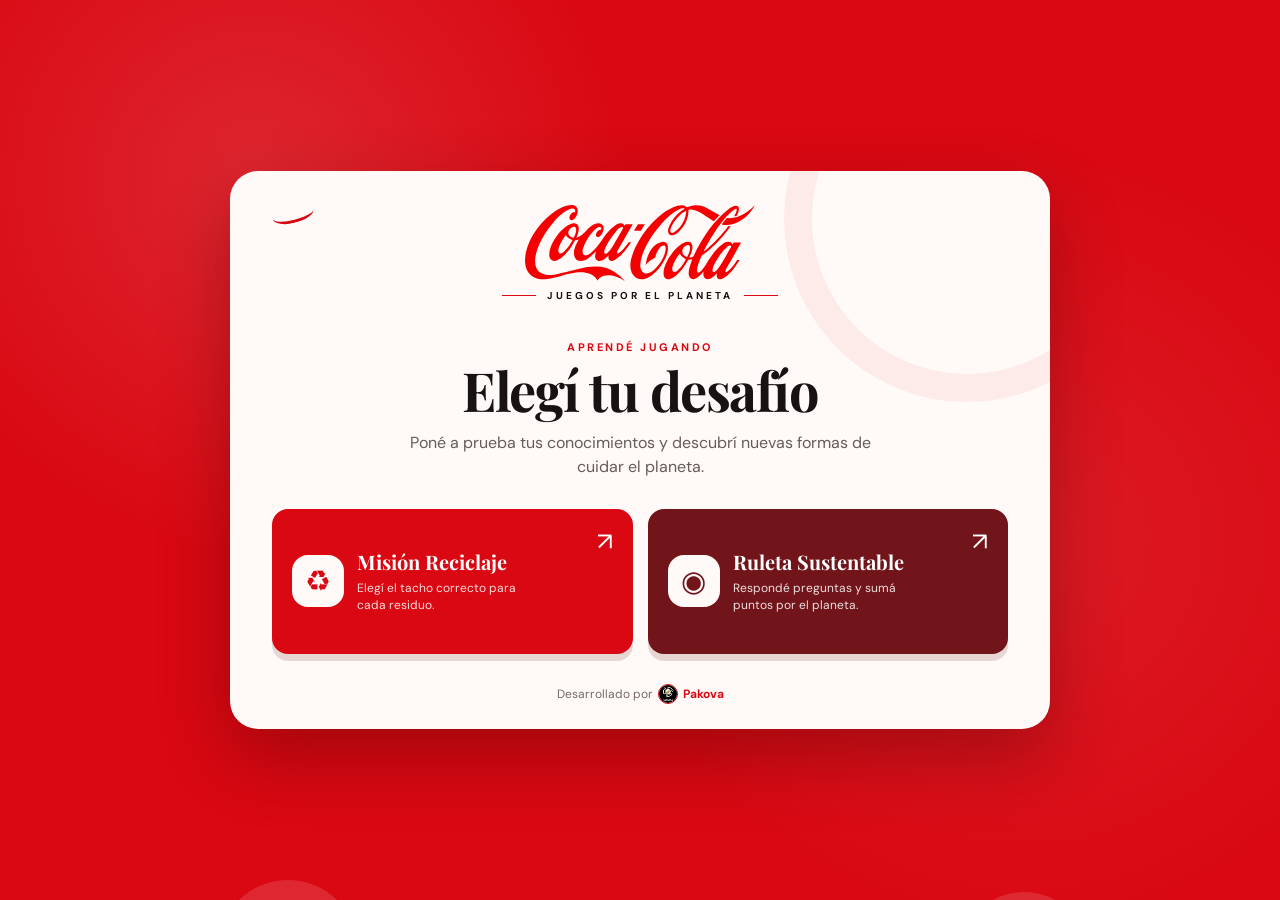
<file: index.html>
<!DOCTYPE html>
<html lang="es">
<head>
  <meta charset="UTF-8">
  <meta name="viewport" content="width=device-width, initial-scale=1.0">
  <meta name="theme-color" content="#d90812">
  <title>Juegos por el planeta | Coca-Cola</title>
  <link rel="stylesheet" href="styles/main.css">
  <link rel="stylesheet" href="styles/home.css">
</head>
<body>
  <div class="home-background" aria-hidden="true">
    <span class="bubble bubble-1"></span><span class="bubble bubble-2"></span>
    <span class="bubble bubble-3"></span><span class="bubble bubble-4"></span>
    <span class="bubble bubble-5"></span><span class="bubble bubble-6"></span>
    <span class="bubble bubble-7"></span><span class="bubble bubble-8"></span>
  </div>

  <main class="home-card" aria-labelledby="titulo-principal">
    <header class="home-brand">
      <div class="swoosh" aria-hidden="true"></div>
      <img src="assets/images/Coca-Colatitulo.svg" alt="Coca-Cola" class="brand-logo">
      <div class="brand-line"><span></span> Juegos por el planeta <span></span></div>
    </header>

    <section class="home-intro">
      <p class="eyebrow">Aprendé jugando</p>
      <h1 id="titulo-principal">Elegí tu desafío</h1>
      <p class="subtitle">Poné a prueba tus conocimientos y descubrí nuevas formas de cuidar el planeta.</p>
    </section>

    <nav class="game-links" aria-label="Elegir un juego">
      <a class="game-card recycling-card" href="games/reciclaje/">
        <span class="game-icon" aria-hidden="true">♻</span>
        <span class="game-card-content">
          <strong>Misión Reciclaje</strong>
          <small>Elegí el tacho correcto para cada residuo.</small>
        </span>
        <span class="game-arrow" aria-hidden="true">↗</span>
      </a>
      <a class="game-card roulette-card" href="games/ruleta/">
        <span class="game-icon" aria-hidden="true">◉</span>
        <span class="game-card-content">
          <strong>Ruleta Sustentable</strong>
          <small>Respondé preguntas y sumá puntos por el planeta.</small>
        </span>
        <span class="game-arrow" aria-hidden="true">↗</span>
      </a>
    </nav>

    <footer class="home-footer">
      <span>Desarrollado por</span>
      <span class="footer-brand"><img src="assets/images/logo_empresa.jpeg" alt="" aria-hidden="true"> Pakova</span>
    </footer>
  </main>
</body>
</html>
</file>
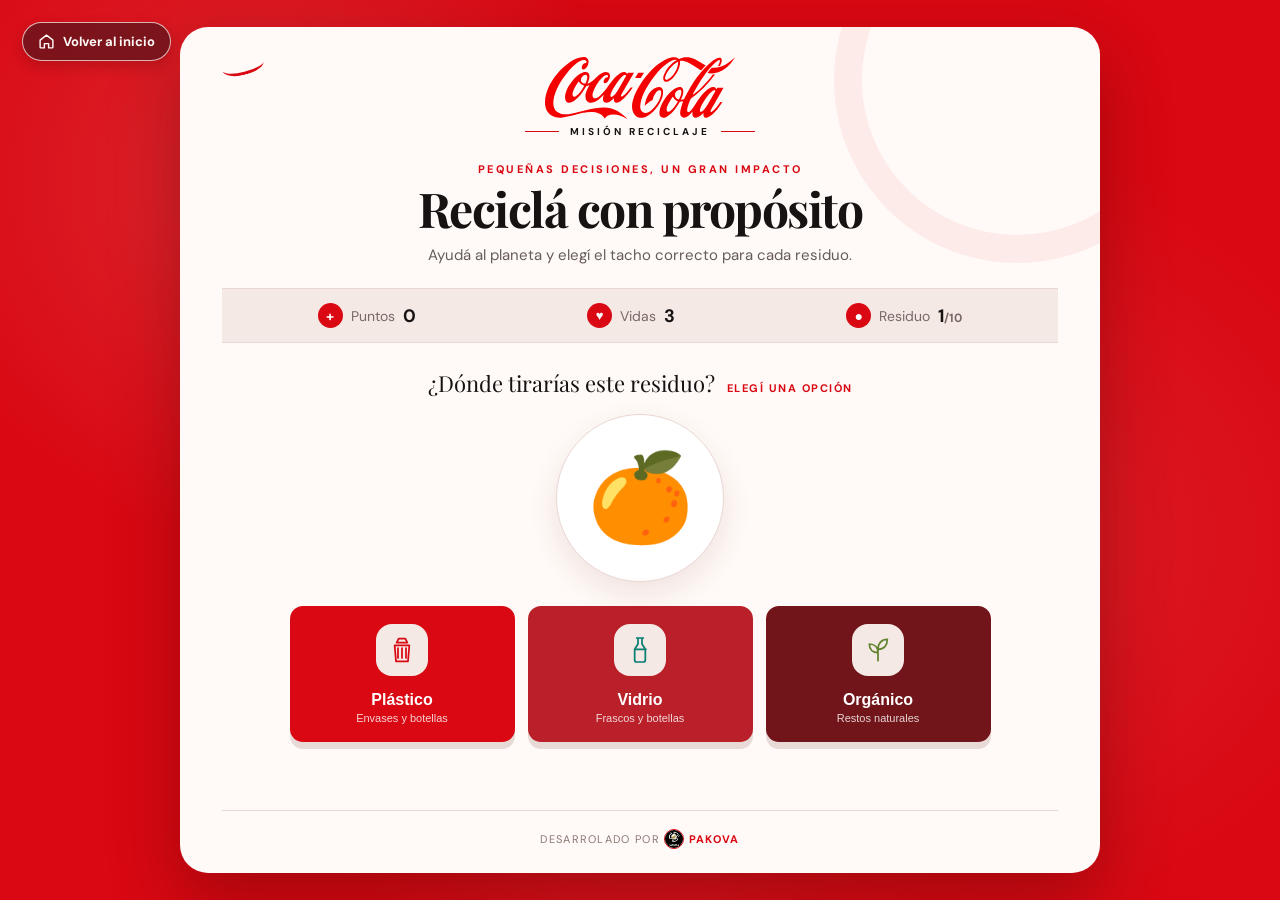
<file: games/reciclaje/index.html>
<!DOCTYPE html>
<html lang="es">
<head>
  <meta charset="UTF-8">
  <meta name="viewport" content="width=device-width, initial-scale=1.0">
  <meta name="theme-color" content="#d90812">
  <title>Misión Reciclaje | Coca-Cola</title>
  <link rel="stylesheet" href="/styles/main.css">
  <link rel="stylesheet" href="style.css">
</head>
<body>
  <div class="eco-background" aria-hidden="true">
    <span class="bubble bubble-1"></span><span class="bubble bubble-2"></span><span class="bubble bubble-3"></span><span class="bubble bubble-4"></span><span class="bubble bubble-5"></span>
    <span class="bubble bubble-6"></span><span class="bubble bubble-7"></span><span class="bubble bubble-8"></span><span class="bubble bubble-9"></span><span class="bubble bubble-10"></span>
    <span class="bubble bubble-11"></span><span class="bubble bubble-12"></span><span class="bubble bubble-13"></span><span class="bubble bubble-14"></span><span class="bubble bubble-15"></span>
    <span class="bubble bubble-16"></span><span class="bubble bubble-17"></span><span class="bubble bubble-18"></span><span class="bubble bubble-19"></span><span class="bubble bubble-20"></span>
  </div>
  <main class="juego" aria-labelledby="titulo-principal">
    <a class="enlace-inicio" href="../../index.html">
      <svg viewBox="0 0 24 24" aria-hidden="true" focusable="false">
        <path d="m3 10 9-7 9 7v10a1 1 0 0 1-1 1h-5v-6H9v6H4a1 1 0 0 1-1-1V10Z"/>
      </svg>
      <span>Volver al inicio</span>
    </a>
    <header class="marca">
      <div class="swoosh" aria-hidden="true"></div>
      <img src="/assets/images/Coca-Colatitulo.svg" alt="Coca-Cola" class="marca-coca">
      <div class="marca-linea"><span></span> Misión Reciclaje <span></span></div>
    </header>

    <section id="pantalla-juego" aria-live="polite">
      <div class="intro">
        <p class="eyebrow">Pequeñas decisiones, un gran impacto</p>
        <h1 id="titulo-principal">Reciclá con propósito</h1>
        <p class="subtitulo">Ayudá al planeta y elegí el tacho correcto para cada residuo.</p>
      </div>

      <div class="informacion" aria-label="Estado del juego">
        <div class="dato"><span class="dato-icon">+</span><span class="dato-label">Puntos</span><strong id="puntos">0</strong></div>
        <div class="dato"><span class="dato-icon corazon">♥</span><span class="dato-label">Vidas</span><strong id="vidas">3</strong></div>
        <div class="dato"><span class="dato-icon">●</span><span class="dato-label">Residuo</span><strong><span id="numero-residuo">1</span><small>/10</small></strong></div>
      </div>

      <div class="pregunta-head"><p class="residuo-titulo">¿Dónde tirarías este residuo?</p><span class="pista">Elegí una opción</span></div>
      <div class="residuo" id="residuo" aria-label="Residuo actual">🧴</div>

      <div class="tachos" role="group" aria-label="Categorías de reciclaje">
        <button class="tacho plastico" type="button" onclick="elegirTacho('plastico')"><span class="icono-reciclaje" aria-hidden="true"><svg viewBox="0 0 48 48" focusable="false"><path d="M19 7h10l3 6H16l3-6Zm-6 10h22l-2 24H15l-2-24Zm5 4v15m6-15v15m6-15v15"/></svg></span><b>Plástico</b><small>Envases y botellas</small></button>
        <button class="tacho vidrio" type="button" onclick="elegirTacho('vidrio')"><span class="icono-reciclaje" aria-hidden="true"><svg viewBox="0 0 48 48" focusable="false"><path d="M19 6h10m-8 0v9l-5 8v16a3 3 0 0 0 3 3h10a3 3 0 0 0 3-3V23l-5-8V6m-10 17h16"/></svg></span><b>Vidrio</b><small>Frascos y botellas</small></button>
        <button class="tacho organico" type="button" onclick="elegirTacho('organico')"><span class="icono-reciclaje" aria-hidden="true"><svg viewBox="0 0 48 48" focusable="false"><path d="M24 40V20m0 8c-8 0-13-5-13-13 8 0 13 5 13 13Zm0-5c0-9 5-15 14-15 0 9-5 15-14 15Z"/></svg></span><b>Orgánico</b><small>Restos naturales</small></button>
      </div>
      <div id="mensaje" role="status" aria-live="assertive"></div>
    </section>

    <section id="pantalla-final" aria-live="polite">
      <div class="final-sello" id="final-sello">♻</div>

      <p class="eyebrow" id="final-eyebrow">Misión completada</p>

      <h2 id="final-titulo">¡Gracias por cuidar el mundo!</h2>

      <p class="puntaje-final" id="final-mensaje">
     Tu puntaje final es <strong id="puntaje-final">0</strong> puntos
      </p>

    <button class="boton-reiniciar" type="button" onclick="reiniciarJuego()">
    Jugar nuevamente <span>↗</span>
    </button>
    </section>
    <footer class="creditos">Desarrolado por <span class="creditos-marca"><img src="/assets/images/logo_empresa.jpeg" alt="" aria-hidden="true"> Pakova</span></footer>
    </main>

<script src="script.js"></script>
</body>
</html>
</file>
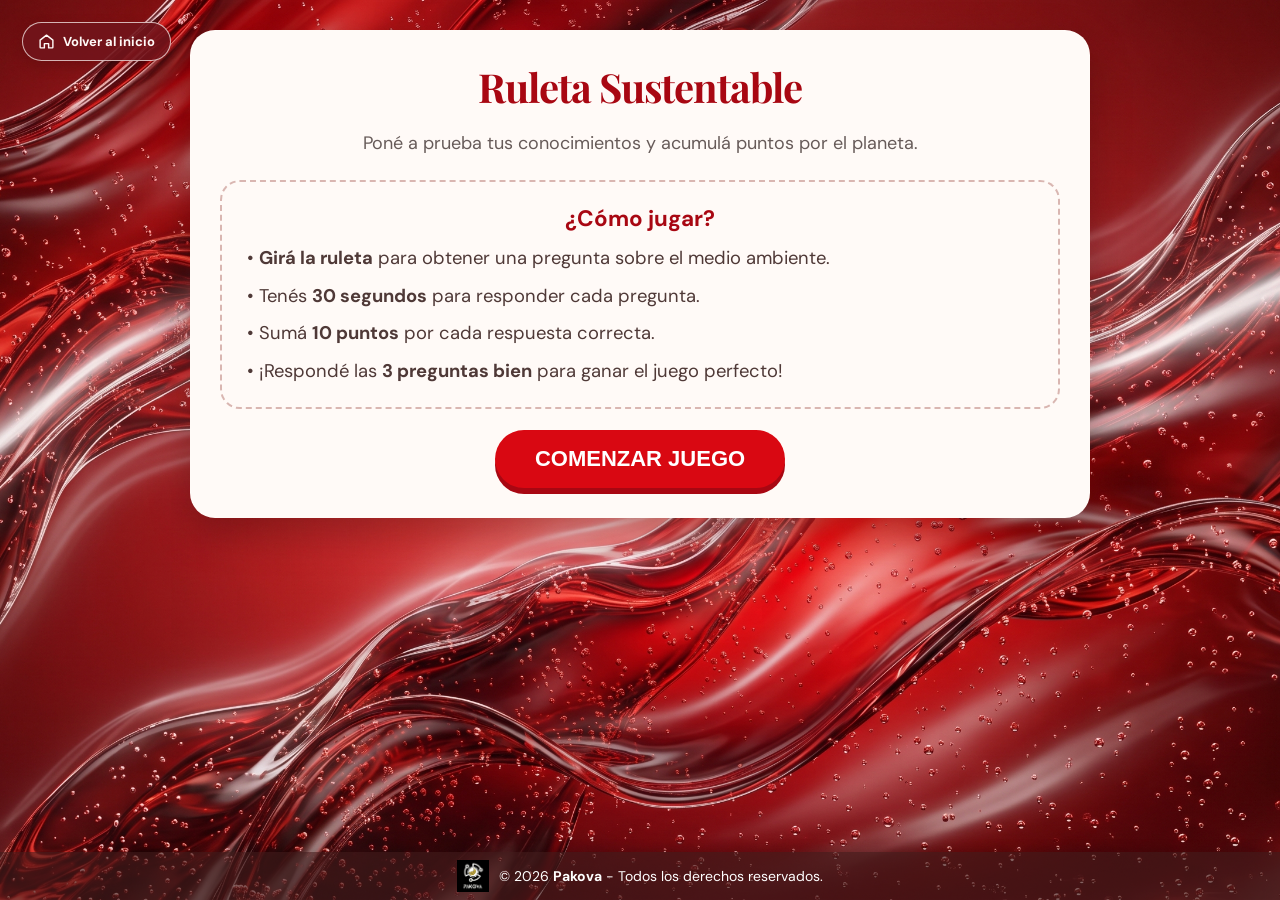
<file: games/ruleta/index.html>
<!DOCTYPE html>
<html lang="es">
<head>
<meta charset="UTF-8">
<meta name="viewport" content="width=device-width, initial-scale=1.0">
<link rel="stylesheet" href="style.css">
<link rel="stylesheet" href="../../styles/main.css">
<title>Ruleta Sustentable</title>

<style>

</style>
</head>


<body>

<div class="contenedor">
    <a class="enlace-inicio" href="../../index.html">
        <svg viewBox="0 0 24 24" aria-hidden="true" focusable="false">
            <path d="m3 10 9-7 9 7v10a1 1 0 0 1-1 1h-5v-6H9v6H4a1 1 0 0 1-1-1V10Z"/>
        </svg>
        <span>Volver al inicio</span>
    </a>

    <!--MENU PRINCIPAL-->
    <div id="menuPrincipal">

        <h1>Ruleta Sustentable</h1>

        <p class="descripcion">
            Poné a prueba tus conocimientos y acumulá puntos por el planeta.
        </p>

        <div class="reglas">
            <strong class="tituloReglas">¿Cómo jugar?</strong>
            <ul>
                <li>• <strong>Girá la ruleta</strong> para obtener una pregunta sobre el medio ambiente.</li>
                <li>• Tenés <strong>30 segundos</strong> para responder cada pregunta.</li>
                <li>• Sumá <strong>10 puntos</strong> por cada respuesta correcta.</li>
                <li>• ¡Respondé las <strong>3 preguntas bien</strong> para ganar el juego perfecto!</li>
            </ul>
        </div>

        <br>

        <button id="comenzar">COMENZAR JUEGO</button>

    </div>


    <!--JUEGO-->
    <div id="juego">

        <h1 id="tituloJuego">Ruleta Sustentable</h1>

        <p class="descripcion" id="descripcionJuego">
            ¡Cuidar el planeta está en tus manos!
        </p>

        <!--INFORMACIÓN-->
        <div class="informacion">
            <div class="info puntos">
                Puntos: <span id="puntos">0</span>
            </div>

            <div class="info tiempo">
                Tiempo: <span id="tiempo">30</span>s
            </div>

            <div class="info progreso">
                Desafíos: <span id="progreso">0</span> / 3
            </div>
        </div>

        <!-- RULETA -->
        <div class="ruleta" id="ruletaWrap">
            <div class="flecha"></div>
            <canvas id="canvas" width="700" height="700"></canvas>
            <div class="centro"></div>
        </div>

        <button id="botonGirar">GIRAR RULETA</button>

        <!-- DESAFÍO -->
        <div id="desafio" class="desafio" style="display:none;">
            <h2 id="tituloDesafio"></h2>
            <div id="pregunta" class="pregunta"></div>
            <div id="opciones" class="opciones"></div>
            <div id="resultado" class="resultado"></div>
        </div>

    </div>

</div>


<!--COPYRIGHT-->
<footer class="footer">
    <img src="../../assets/images/logo_empresa.jpeg" alt="Logo de la empresa" class="logoEmpresa">
    <span>© 2026 <strong>Pakova</strong> - Todos los derechos reservados.</span>
</footer>


<script src="script.js"></script>

</body>
</html>
</file>
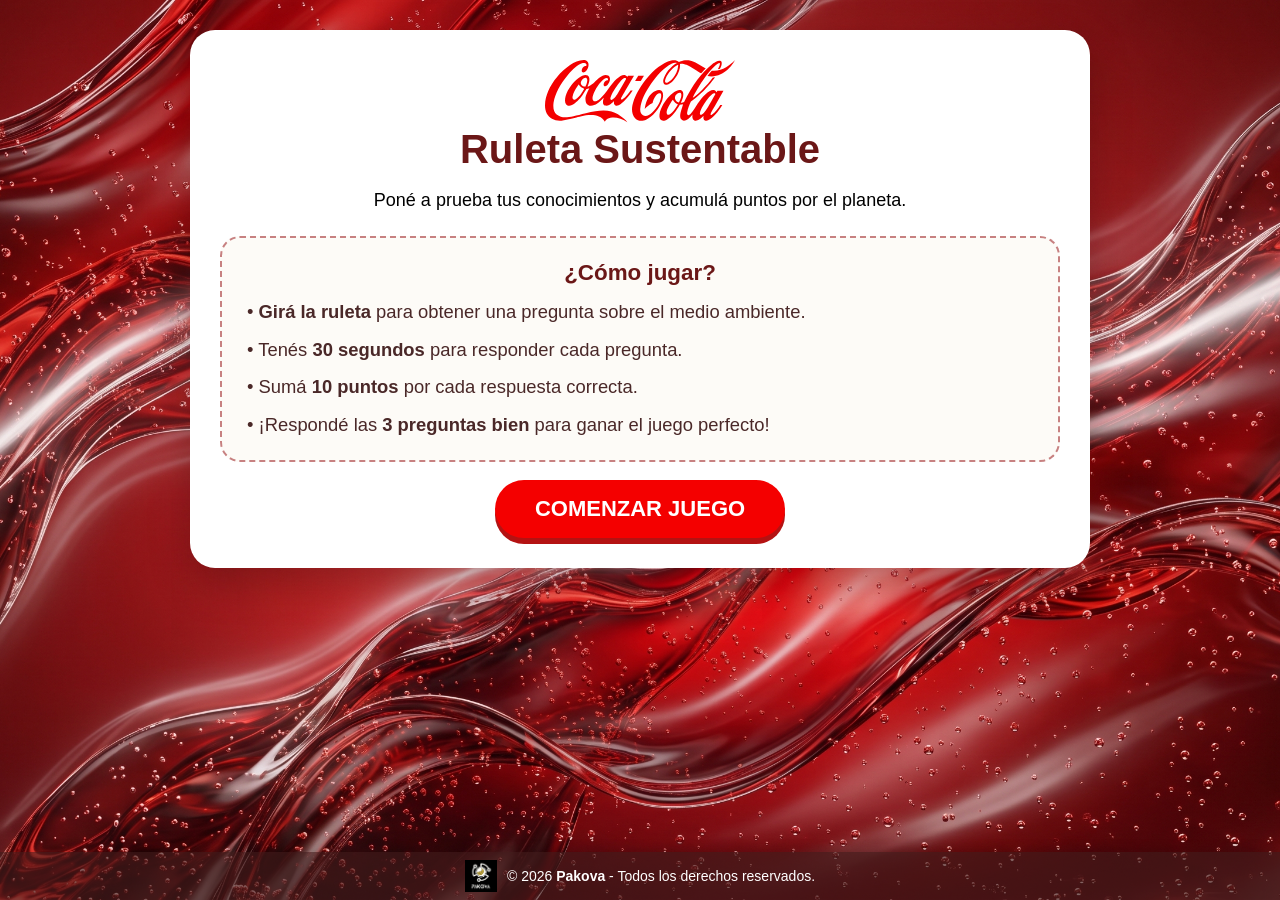
<file: ruleta.html>
<!DOCTYPE html>
<html lang="es">
<head>
<meta charset="UTF-8">
<meta name="viewport" content="width=device-width, initial-scale=1.0">

<title>Ruleta Sustentable</title>

<style>

* {
    box-sizing: border-box;
}

body {
    margin: 0;
    min-height: 100vh;
    min-height: 100dvh;

    font-family: Arial, sans-serif;
    /* background-color: #0d0d0d;
    background-image:
        linear-gradient(180deg,
            rgba(10,10,10,.88) 0%,
            rgba(20,10,10,.65) 45%,
            rgba(10,10,10,.9) 100%),
        radial-gradient(circle at 20% 20%, rgba(255,255,255,.08), transparent 30%);
     */

    background-image: url(bgcoke16-9.jpg);
    background-size: cover, cover;
    background-position: center, center;
    background-repeat: no-repeat, no-repeat;

        display: flex;
        justify-content: center;
        align-items: flex-start;

    padding: 20px;
    padding-top: 30px;
    padding-bottom: 70px;
}

.contenedor {
    width: 100%;
    max-width: 900px;
    background: white;
    border-radius: 25px;
    padding: 30px;
    text-align: center;
    box-shadow: 0 15px 40px rgba(0,0,0,.25);
}


/* =========================
   TITULO
========================= */

h1 {
    color: #6b1717;
    margin: 0;
    font-size: 40px;
}

.descripcion {
    color: #000000;
    font-size: 18px;
    margin-bottom: 20px;
}


/* =========================
   INFORMACIÓN DEL JUEGO
========================= */

.informacion {
    display: flex;
    justify-content: center;
    gap: 15px;
    flex-wrap: wrap;
    margin-bottom: 20px;
}

.info {
    padding: 10px 20px;
    border-radius: 25px;
    font-weight: bold;
    font-size: 18px;
}

.puntos {
    background: #fff3e0;
    color: #e65100;
    border: 2px solid #ffcc80;
}

.tiempo {
    background: #e3f2fd;
    color: #1565c0;
    border: 2px solid #90caf9;
}

.progreso {
    background: #e8f5e9;
    color: #357d2e;
    border: 2px solid #a5d6a7;
}


/* =========================
   MENU PRINCIPAL
========================= */

#menuPrincipal {
    display: block;
}

#juego {
    display: none;
}


/* =========================
   BOTON COMENZAR
========================= */

#comenzar {
    padding: 16px 40px;
    border: none;
    border-radius: 40px;
    background: #f40000;
    color: white;
    font-size: 22px;
    font-weight: bold;
    cursor: pointer;
    box-shadow: 0 6px 0 #b41212;
    transition: .2s;
}

#comenzar:hover {
    background: #ff2f2f;
    transform: translateY(-2px);
}

#comenzar:active {
    transform: translateY(3px);
    box-shadow: 0 2px 0 #b41212;
}


/* =========================
   RULETA
========================= */

.ruleta {
    position: relative;
    width: min(450px, 90vw);
    aspect-ratio: 1;
    margin: auto;
}

canvas {
    width: 100%;
    height: 100%;
    display: block;
    border-radius: 50%;
    box-shadow: 0 8px 25px rgba(0,0,0,.3);
}

.flecha {
    position: absolute;
    top: -15px;
    left: 50%;
    transform: translateX(-50%);
    width: 0;
    height: 0;
    border-left: 22px solid transparent;
    border-right: 22px solid transparent;
    border-top: 50px solid #000000;
    z-index: 10;
    filter: drop-shadow(0 3px 3px rgba(0,0,0,.4));
}

.centro {
    position: absolute;
    width: 70px;
    height: 70px;
    left: 50%;
    top: 50%;
    transform: translate(-50%, -50%);
    background: white;
    border: 8px solid #6b1717;
    border-radius: 50%;
}


/* =========================
   BOTON GIRAR
========================= */

#botonGirar {
    margin-top: 30px;
    padding: 15px 40px;
    border: none;
    border-radius: 40px;
    background: #f40000;
    color: white;
    font-size: 22px;
    font-weight: bold;
    cursor: pointer;
    box-shadow: 0 6px 0 #b41212;
}

#botonGirar:hover {
    background: #ff2f2f;
    transform: translateY(-2px);
}

#botonGirar:disabled {
    background: #c47d7d;
    box-shadow: none;
    cursor: not-allowed;
}


/* =========================
   DESAFIO
========================= */

.desafio {
    margin-top: 30px;
    padding: 25px;
    background: #f1f8e9;
    border-radius: 20px;
    border: 3px solid #c78181;
}

.desafio h2 {
    margin-top: 0;
    color: #6b1717;
    font-size: 28px;
}

.pregunta {
    font-size: 20px;
    font-weight: bold;
    color: #5a3131;
    margin-bottom: 20px;
}


/* =========================
   OPCIONES
========================= */

.opciones {
    display: grid;
    gap: 12px;
}

.opcion {
    width: 100%;
    padding: 16px;
    border-radius: 15px;
    background: white;
    border: 3px solid #d6a5a5;
    color: #5b2828;
    font-size: 17px;
    font-weight: bold;
    cursor: pointer;
    transition: .2s;
}

.opcion:hover {
    background: #e8f5e9;
    border-color: #a04343;
}

.opcion.correcta {
    background: #c8e6c9;
    border-color: #447d2e;
    color: #265e1b;
}

.opcion.incorrecta {
    background: #ffcdd2;
    border-color: #c62828;
    color: #b71c1c;
}

.opcion:disabled {
    cursor: default;
}


/* =========================
   CARTEL
========================= */

.resultado {
    margin-top: 20px;
    padding: 20px;
    border-radius: 18px;
    font-size: 20px;
    font-weight: bold;
    display: none;
    animation: aparecer .3s ease;
}

.resultado.correcto {
    display: block;
    background: #c8e6c9;
    border: 3px solid #56a043;
    color: #285e1b;
}

.resultado.incorrecto {
    display: block;
    background: #ffcdd2;
    border: 3px solid #e53935;
    color: #b71c1c;
}

.resultado.victoria {
    display: block;
    background: #fff9c4;
    border: 3px solid #4ffb2d;
    color: #567948;
    font-size: 24px;
}

.resultado.derrota {
    display: block;
    background: #ffebee;
    border: 3px solid #e53935;
    color: #b71c1c;
    font-size: 24px;
}

@keyframes aparecer {
    from {
        opacity: 0;
        transform: scale(.9);
    }
    to {
        opacity: 1;
        transform: scale(1);
    }
}


/* =========================
   BOTON MENU
========================= */

.botonMenu {
    margin-top: 15px;
    padding: 13px 28px;
    border: none;
    border-radius: 30px;
    background: #7d2e2e;
    color: white;
    font-size: 17px;
    font-weight: bold;
    cursor: pointer;
}

.botonMenu:hover {
    background: #5e1b1b;
}


/* =========================
   REGLAS (OPTIMIZADO Y RESPONSIVO)
========================= */

.reglas {
    margin-top: 25px;
    padding: 22px 25px;
    background: #fdfbf7;
    border-radius: 20px;
    border: 2px dashed #c78181;
    color: #333333;
    text-align: left;
    width: 100%;
}

.reglas strong.tituloReglas {
    color: #6b1717;
    font-size: 1.4rem;
    display: block;
    margin-bottom: 12px;
    text-align: center;
}

.reglas ul {
    list-style: none;
    padding: 0;
    margin: 0;
}

.reglas li {
    font-size: 1.15rem;
    line-height: 1.5;
    margin-bottom: 10px;
    color: #4a2828;
}

.reglas li:last-child {
    margin-bottom: 0;
}


/* =========================
   COPYRIGHT
========================= */

.footer {
    position: fixed;
    bottom: 0;
    left: 0;
    width: 100%;
    padding: 8px 20px;
    display: flex;
    justify-content: center;
    align-items: center;
    gap: 10px;
    text-align: center;
    background: rgba(63, 28, 28, 0.64);
    color: white;
    font-size: 14px;
    z-index: 1000;
    box-shadow: 0 -3px 10px rgba(0, 0, 0, 0.15);
}

.logoEmpresa {
    height: 32px;
    width: auto;
    object-fit: contain;
    display: block;
}

.footer strong {
    color: white;
}


/* =========================
   MEDIA QUERIES (TABLETS Y MOVILES)
========================= */

@media (max-width: 768px) {
    .reglas {
        padding: 18px 20px;
    }
    .reglas strong.tituloReglas {
        font-size: 1.3rem;
    }
    .reglas li {
        font-size: 1.05rem;
    }
}

@media (max-width: 500px) {
    .contenedor {
        padding: 20px 15px;
    }

    h1 {
        font-size: 30px;
    }

    .descripcion {
        font-size: 16px;
    }

    .info {
        font-size: 15px;
        padding: 8px 14px;
    }

    #botonGirar {
        font-size: 18px;
        padding: 13px 28px;
    }

    .desafio h2 {
        font-size: 23px;
    }

    .pregunta {
        font-size: 17px;
    }

    .opcion {
        font-size: 15px;
    }

    .reglas {
        padding: 15px 16px;
        margin-top: 18px;
    }

    .reglas strong.tituloReglas {
        font-size: 1.15rem;
        margin-bottom: 8px;
    }

    .reglas li {
        font-size: 0.95rem;
        margin-bottom: 8px;
    }

    .footer {
        font-size: 11px;
        padding: 7px 10px;
        gap: 7px;
    }

    .logoEmpresa {
        height: 25px;
    }
}
</style>
</head>


<body>

<div class="contenedor">

    <!-- ==========================================
         MENU PRINCIPAL
    =========================================== -->
    <div id="menuPrincipal">

       
    <img src="Coca-Colatitulo.svg" alt="Logo Coca-Cola" class="logoRuleta">

        <h1>Ruleta Sustentable</h1>



        <p class="descripcion">
            Poné a prueba tus conocimientos y acumulá puntos por el planeta.
        </p>

        <div class="reglas">
            <strong class="tituloReglas">¿Cómo jugar?</strong>
            <ul>
                <li>• <strong>Girá la ruleta</strong> para obtener una pregunta sobre el medio ambiente.</li>
                <li>• Tenés <strong>30 segundos</strong> para responder cada pregunta.</li>
                <li>• Sumá <strong>10 puntos</strong> por cada respuesta correcta.</li>
                <li>• ¡Respondé las <strong>3 preguntas bien</strong> para ganar el juego perfecto!</li>
            </ul>
        </div>

        <br>

        <button id="comenzar">COMENZAR JUEGO</button>

    </div>


    <!-- ==========================================
         JUEGO
    =========================================== -->
    <div id="juego">

        <img src="Coca-Colatitulo.svg" alt="Logo Coca-Cola" class="logoRuleta">

            <h1 id="tituloJuego">Ruleta Sustentable</h1>



        <p class="descripcion" id="descripcionJuego">
            ¡Cuidar el planeta está en tus manos!
        </p>

        <!-- INFORMACIÓN -->
        <div class="informacion">
            <div class="info puntos">
                Puntos: <span id="puntos">0</span>
            </div>

            <div class="info tiempo">
                Tiempo: <span id="tiempo">30</span>s
            </div>

            <div class="info progreso">
                Desafíos: <span id="progreso">0</span> / 3
            </div>
        </div>

        <!-- RULETA -->
        <div class="ruleta" id="ruletaWrap">
            <div class="flecha"></div>
            <canvas id="canvas" width="700" height="700"></canvas>
            <div class="centro"></div>
        </div>

        <button id="botonGirar">GIRAR RULETA</button>

        <!-- DESAFÍO -->
        <div id="desafio" class="desafio" style="display:none;">
            <h2 id="tituloDesafio"></h2>
            <div id="pregunta" class="pregunta"></div>
            <div id="opciones" class="opciones"></div>
            <div id="resultado" class="resultado"></div>
        </div>

    </div>

</div>


<!-- ==========================================
     COPYRIGHT
=========================================== -->
<footer class="footer">
    <img src="logo_empresa.jpeg" alt="Logo de la empresa" class="logoEmpresa">
    <span>© 2026 <strong>Pakova</strong> - Todos los derechos reservados.</span>
</footer>


<script>

/* =====================================================
   ELEMENTOS
===================================================== */
const canvas = document.getElementById("canvas");
const ctx = canvas.getContext("2d");

const menuPrincipal = document.getElementById("menuPrincipal");
const juego = document.getElementById("juego");
const comenzar = document.getElementById("comenzar");
const botonGirar = document.getElementById("botonGirar");
const desafioElemento = document.getElementById("desafio");
const tituloDesafio = document.getElementById("tituloDesafio");
const preguntaElemento = document.getElementById("pregunta");
const opcionesElemento = document.getElementById("opciones");
const resultadoElemento = document.getElementById("resultado");
const puntosElemento = document.getElementById("puntos");
const tiempoElemento = document.getElementById("tiempo");
const progresoElemento = document.getElementById("progreso");
const ruletaWrap = document.getElementById("ruletaWrap");
const tituloJuego = document.getElementById("tituloJuego");
const descripcionJuego = document.getElementById("descripcionJuego");


/* =====================================================
   MOSTRAR / OCULTAR LA RULETA
===================================================== */
function ocultarRuleta() {
    ruletaWrap.style.display = "none";
    botonGirar.style.display = "none";
    tituloJuego.style.display = "none";
    descripcionJuego.style.display = "none";
}

function mostrarRuleta() {
    ruletaWrap.style.display = "";
    botonGirar.style.display = "";
    tituloJuego.style.display = "";
    descripcionJuego.style.display = "";
}


/* =====================================================
   CONFIGURACIÓN DEL JUEGO
===================================================== */
const MAX_DESAFIOS = 3;
const TIEMPO_MAXIMO = 30;
const PUNTOS_POR_ACIERTO = 10;


/* =====================================================
   VARIABLES
===================================================== */
let puntos = 0;
let aciertos = 0;
let desafiosCompletados = 0;
let tiempoRestante = TIEMPO_MAXIMO;
let intervaloTiempo = null;
let girando = false;
let juegoActivo = false;
let desafioActual = null;
let rotacion = 0;
let preguntasUsadas = [];


/* =====================================================
   DESAFÍOS
===================================================== */
const desafios = [
    {
        titulo: "Reciclaje",
        preguntas: [
            {
                pregunta: "Tenés una botella de plástico vacía. ¿Qué deberías hacer?",
                opciones: ["Tirarla al suelo", "Colocarla en el contenedor correspondiente", "Dejarla en cualquier lugar"],
                correcta: 1
            },
            {
                pregunta: "¿Qué acción ayuda a reciclar correctamente?",
                opciones: ["Separar los residuos", "Mezclar toda la basura", "Tirar los residuos al río"],
                correcta: 0
            },
            {
                pregunta: "Encontrás una lata vacía. ¿Qué sería una buena opción?",
                opciones: ["Tirarla en la calle", "Reciclarla correctamente", "Esconderla debajo de un árbol"],
                correcta: 1
            }
        ]
    },
    {
        titulo: "Cuidado del agua",
        preguntas: [
            {
                pregunta: "Mientras te lavás los dientes, ¿qué deberías hacer?",
                opciones: ["Dejar la canilla abierta", "Cerrar la canilla", "Abrirla al máximo"],
                correcta: 1
            },
            {
                pregunta: "La canilla está goteando. ¿Qué deberías hacer?",
                opciones: ["Ignorarla", "Avisar para que la reparen", "Abrirla más"],
                correcta: 1
            },
            {
                pregunta: "¿Cuál de estas acciones ahorra agua?",
                opciones: ["Tomar duchas más cortas", "Dejar correr el agua", "Jugar con la manguera durante horas"],
                correcta: 0
            }
        ]
    },
    {
        titulo: "Árboles",
        preguntas: [
            {
                pregunta: "Ves un árbol joven en una plaza. ¿Qué deberías hacer?",
                opciones: ["Romper sus ramas", "Cuidarlo", "Tirarle basura"],
                correcta: 1
            },
            {
                pregunta: "¿Por qué son importantes los árboles?",
                opciones: ["Ayudan a los ecosistemas", "Porque podemos dañarlos", "No tienen ningún beneficio"],
                correcta: 0
            },
            {
                pregunta: "¿Qué acción ayuda a cuidar los árboles?",
                opciones: ["Evitar dañarlos", "Arrancar sus hojas", "Clavar objetos en ellos"],
                correcta: 0
            }
        ]
    },
    {
        titulo: "Energía",
        preguntas: [
            {
                pregunta: "Salís de una habitación y no queda nadie. ¿Qué hacés?",
                opciones: ["Dejar las luces encendidas", "Apagar las luces", "Encender más luces"],
                correcta: 1
            },
            {
                pregunta: "¿Qué ayuda a ahorrar electricidad?",
                opciones: ["Apagar los aparatos que no usás", "Dejarlos siempre encendidos", "Encender todas las luces"],
                correcta: 0
            },
            {
                pregunta: "Durante el día hay mucha luz natural. ¿Qué podés hacer?",
                opciones: ["Encender todas las luces", "Aprovechar la luz natural", "Cerrar todas las cortinas"],
                correcta: 1
            }
        ]
    },
    {
        titulo: "Transporte",
        preguntas: [
            {
                pregunta: "Tenés que ir a un lugar cercano. ¿Qué opción es más ecológica?",
                opciones: ["Caminar o usar bicicleta", "Usar el auto", "Dejar el motor encendido"],
                correcta: 0
            },
            {
                pregunta: "¿Qué alternativa puede reducir el uso de autos?",
                opciones: ["Usar transporte público", "Usar una moto", "Viajar siempre solo"],
                correcta: 0
            },
            {
                pregunta: "Para recorrer unas pocas cuadras, ¿qué podés elegir?",
                opciones: ["Caminar", "Usar un auto innecesariamente", "Dejar el auto encendido"],
                correcta: 0
            }
        ]
    },
    {
        titulo: "Residuos",
        preguntas: [
            {
                pregunta: "Encontrás un papel tirado en una plaza. ¿Qué hacés?",
                opciones: ["Lo ignorás", "Lo recogés y lo tirás en un cesto", "Tirás otro papel"],
                correcta: 1
            },
            {
                pregunta: "¿Dónde deberían colocarse los residuos?",
                opciones: ["En los cestos correspondientes", "En la calle", "En los parques"],
                correcta: 0
            },
            {
                pregunta: "Terminaste de comer en una plaza. ¿Qué hacés con el envoltorio?",
                opciones: ["Lo dejás en el banco", "Lo tirás al suelo", "Lo colocás en un cesto"],
                correcta: 2
            }
        ]
    },
    {
        titulo: "Plantas",
        preguntas: [
            {
                pregunta: "Tenés una planta en casa. ¿Cómo podés ayudarla?",
                opciones: ["Cuidarla y regarla cuando lo necesite", "Romper sus hojas", "No cuidarla"],
                correcta: 0
            },
            {
                pregunta: "¿Qué necesita una planta para crecer?",
                opciones: ["Agua, luz y cuidados adecuados", "Basura", "Plástico"],
                correcta: 0
            },
            {
                pregunta: "Encontrás flores en un jardín. ¿Qué deberías evitar?",
                opciones: ["Observarlas", "Cuidarlas", "Arrancarlas sin necesidad"],
                correcta: 2
            }
        ]
    },
    {
        titulo: "Biodiversidad",
        preguntas: [
            {
                pregunta: "¿Qué podés hacer para ayudar a los polinizadores?",
                opciones: ["Plantar flores", "Destruir las plantas", "Eliminar todas las flores"],
                correcta: 0
            },
            {
                pregunta: "Encontrás un animal silvestre. ¿Qué deberías hacer?",
                opciones: ["Molestarlo", "Observarlo desde una distancia segura", "Intentar atraparlo"],
                correcta: 1
            },
            {
                pregunta: "¿Por qué es importante la biodiversidad?",
                opciones: ["Porque mantiene ecosistemas saludables", "Porque permite destruir hábitats", "Porque no tiene importancia"],
                correcta: 0
            }
        ]
    },
    {
        titulo: "Alimentos",
        preguntas: [
            {
                pregunta: "Te sobró comida después de comer. ¿Qué podés hacer?",
                opciones: ["Tirarla inmediatamente", "Guardarla para después", "Dejarla en la calle"],
                correcta: 1
            },
            {
                pregunta: "¿Qué ayuda a reducir el desperdicio de comida?",
                opciones: ["Planificar las compras", "Comprar mucho más de lo necesario", "Tirar los alimentos"],
                correcta: 0
            },
            {
                pregunta: "¿Qué deberías hacer antes de servirte comida?",
                opciones: ["Servirte una cantidad que puedas comer", "Servirte muchísimo", "Tirar parte antes de comer"],
                correcta: 0
            }
        ]
    },
    {
        titulo: "Menos plástico",
        preguntas: [
            {
                pregunta: "¿Qué ayuda a reducir el uso de plástico descartable?",
                opciones: ["Usar una botella reutilizable", "Comprar botellas nuevas todos los días", "Tirar botellas al suelo"],
                correcta: 0
            },
            {
                pregunta: "Vas al supermercado. ¿Qué podés llevar?",
                opciones: ["Una bolsa reutilizable", "Muchas bolsas descartables", "Dejar los productos en la calle"],
                correcta: 0
            },
            {
                pregunta: "¿Qué opción genera menos residuos?",
                opciones: ["Un producto con mucho envase innecesario", "Un producto con menos envase", "Usar varios envases para un producto"],
                correcta: 1
            }
        ]
    },
    {
        titulo: "Playas y ríos",
        preguntas: [
            {
                pregunta: "Terminaste un día en la playa. ¿Qué deberías hacer?",
                opciones: ["Dejar los residuos", "Recoger tus residuos", "Enterrar las botellas"],
                correcta: 1
            },
            {
                pregunta: "¿Qué puede contaminar un río?",
                opciones: ["Tirar residuos al agua", "Mantenerlo limpio", "Recoger basura"],
                correcta: 0
            },
            {
                pregunta: "Encontrás plástico cerca de un río. ¿Qué hacés?",
                opciones: ["Lo tirás al agua", "Lo dejás allí", "Lo colocás en un lugar adecuado para residuos"],
                correcta: 2
            }
        ]
    },
    {
        titulo: "Reutilización",
        preguntas: [
            {
                pregunta: "Tenés ropa que ya no usás pero está en buen estado. ¿Qué podés hacer?",
                opciones: ["Donarla", "Tirarla inmediatamente", "Dejarla en la calle"],
                correcta: 0
            },
            {
                pregunta: "Un objeto todavía funciona pero ya no lo necesitás. ¿Qué podés hacer?",
                opciones: ["Reutilizarlo o regalarlo", "Romperlo", "Tirarlo aunque funcione"],
                correcta: 0
            },
            {
                pregunta: "¿Por qué es útil reutilizar objetos?",
                opciones: ["Porque puede reducir residuos", "Porque genera más basura", "Porque obliga a comprar más"],
                correcta: 0
            }
        ]
    }
];


/* =====================================================
   INICIALIZAR PREGUNTAS Y COLORES
===================================================== */
function inicializarPreguntas() {
    preguntasUsadas = desafios.map(() => []);
}

const colores = [
    "#F40009", "#D90000", "#FF3333", "#B80000",
    "#00A651", "#00C853", "#76C043", "#008C45",
    "#FF5A00", "#FF7A00", "#FF9500", "#E94E00"
];

const cantidad = desafios.length;
const angulo = (Math.PI * 2) / cantidad;


/* =====================================================
   DIBUJAR RULETA
===================================================== */
function dibujarRuleta() {
    const centroX = canvas.width / 2;
    const centroY = canvas.height / 2;
    const radio = canvas.width / 2 - 10;

    ctx.clearRect(0, 0, canvas.width, canvas.height);

    desafios.forEach((desafio, indice) => {
        const inicio = rotacion + indice * angulo;
        const fin = inicio + angulo;

        ctx.beginPath();
        ctx.moveTo(centroX, centroY);
        ctx.arc(centroX, centroY, radio, inicio, fin);
        ctx.closePath();

        ctx.fillStyle = colores[indice % colores.length];
        ctx.fill();

        ctx.strokeStyle = "white";
        ctx.lineWidth = 4;
        ctx.stroke();

        ctx.save();
        ctx.translate(centroX, centroY);
        ctx.rotate(inicio + angulo / 2);
        ctx.fillStyle = "white";
        ctx.font = "bold 25px Arial";
        ctx.textAlign = "right";
        ctx.textBaseline = "middle";

        ctx.fillText(desafio.titulo, radio - 18, 0);
        ctx.restore();
    });

    ctx.beginPath();
    ctx.arc(centroX, centroY, radio, 0, Math.PI * 2);
    ctx.strokeStyle = "#8f0000";
    ctx.lineWidth = 8;
    ctx.stroke();
}

dibujarRuleta();


/* =====================================================
   COMENZAR JUEGO
===================================================== */
comenzar.addEventListener("click", comenzarJuego);

function comenzarJuego() {
    puntos = 0;
    aciertos = 0;
    desafiosCompletados = 0;
    tiempoRestante = TIEMPO_MAXIMO;
    rotacion = 0;
    juegoActivo = true;
    girando = false;

    inicializarPreguntas();
    actualizarInformacion();

    menuPrincipal.style.display = "none";
    juego.style.display = "block";
    desafioElemento.style.display = "none";

    mostrarRuleta();
    botonGirar.disabled = false;
}


/* =====================================================
   INFORMACIÓN
===================================================== */
function actualizarInformacion() {
    puntosElemento.textContent = puntos;
    tiempoElemento.textContent = tiempoRestante;
    progresoElemento.textContent = desafiosCompletados;
}


/* =====================================================
   ELEGIR PREGUNTA
===================================================== */
function elegirPregunta(indiceTematica) {
    const preguntas = desafios[indiceTematica].preguntas;
    let disponibles = preguntas.map((_, indice) => indice);

    disponibles = disponibles.filter(
        indice => !preguntasUsadas[indiceTematica].includes(indice)
    );

    if (disponibles.length === 0) {
        preguntasUsadas[indiceTematica] = [];
        disponibles = preguntas.map((_, indice) => indice);
    }

    const elegida = disponibles[Math.floor(Math.random() * disponibles.length)];
    preguntasUsadas[indiceTematica].push(elegida);

    return preguntas[elegida];
}


/* =====================================================
   TEMPORIZADOR
===================================================== */
function iniciarTemporizador() {
    detenerTemporizador();
    tiempoRestante = TIEMPO_MAXIMO;
    actualizarInformacion();

    intervaloTiempo = setInterval(() => {
        tiempoRestante--;
        actualizarInformacion();

        if (tiempoRestante <= 0) {
            detenerTemporizador();
            tiempoAgotado();
        }
    }, 1000);
}

function detenerTemporizador() {
    if (intervaloTiempo) {
        clearInterval(intervaloTiempo);
        intervaloTiempo = null;
    }
}


/* =====================================================
   TIEMPO AGOTADO
===================================================== */
function tiempoAgotado() {
    if (!juegoActivo) return;

    desafiosCompletados++;
    actualizarInformacion();

    mostrarMensajeTemporal(
        "¡Se acabó el tiempo!",
        "Tenés que responder antes de que se agote el tiempo para sumar puntos.",
        "incorrecto"
    );

    if (desafiosCompletados >= MAX_DESAFIOS) {
        setTimeout(finalizarJuego, 2500);
    } else {
        setTimeout(reiniciarRuleta, 2500);
    }
}


/* =====================================================
   GIRAR RULETA
===================================================== */
botonGirar.addEventListener("click", girarRuleta);

function girarRuleta() {
    if (girando || !juegoActivo) return;

    girando = true;
    botonGirar.disabled = true;
    desafioElemento.style.display = "none";

    const ganador = Math.floor(Math.random() * desafios.length);
    const centroGanador = ganador * angulo + angulo / 2;
    const posicionFlecha = -Math.PI / 2;

    const objetivo = posicionFlecha - centroGanador;
    let diferencia = objetivo - rotacion;
    diferencia = ((diferencia + Math.PI) % (Math.PI * 2)) - Math.PI;

    const destino = rotacion + diferencia + Math.PI * 2 * 6;
    const inicio = rotacion;
    const duracion = 4000;
    const tiempoInicio = performance.now();

    function animar(tiempo) {
        let progreso = (tiempo - tiempoInicio) / duracion;
        if (progreso > 1) progreso = 1;

        const suavizado = 1 - Math.pow(1 - progreso, 4);
        rotacion = inicio + (destino - inicio) * suavizado;

        dibujarRuleta();

        if (progreso < 1) {
            requestAnimationFrame(animar);
        } else {
            rotacion = destino;
            dibujarRuleta();
            mostrarDesafio(ganador);
        }
    }

    requestAnimationFrame(animar);
}


/* =====================================================
   MOSTRAR DESAFÍO
===================================================== */
function mostrarDesafio(indiceTematica) {
    const pregunta = elegirPregunta(indiceTematica);

    desafioActual = {
        tematica: desafios[indiceTematica],
        pregunta: pregunta
    };

    tituloDesafio.textContent = desafios[indiceTematica].titulo;
    preguntaElemento.textContent = pregunta.pregunta;
    opcionesElemento.innerHTML = "";
    resultadoElemento.style.display = "none";
    resultadoElemento.className = "resultado";

    pregunta.opciones.forEach((opcion, indice) => {
        const boton = document.createElement("button");
        boton.className = "opcion";
        boton.textContent = opcion;
        boton.addEventListener("click", () => {
            comprobarRespuesta(indice);
        });
        opcionesElemento.appendChild(boton);
    });

    desafioElemento.style.display = "block";
    ocultarRuleta();
    girando = false;

    iniciarTemporizador();
}


/* =====================================================
   COMPROBAR RESPUESTA
===================================================== */
function comprobarRespuesta(respuesta) {
    detenerTemporizador();

    const botones = document.querySelectorAll(".opcion");
    botones.forEach(boton => { boton.disabled = true; });

    const correcta = desafioActual.pregunta.correcta;
    desafiosCompletados++;

    if (respuesta === correcta) {
        botones[correcta].classList.add("correcta");
        puntos += PUNTOS_POR_ACIERTO;
        aciertos++;
        actualizarInformacion();

        resultadoElemento.className = "resultado correcto";
        resultadoElemento.innerHTML = `
            <strong>¡MUY BIEN!</strong>
            <br><br>
            ¡Respuesta correcta! Sumaste <strong>+${PUNTOS_POR_ACIERTO} puntos</strong>.
        `;
        resultadoElemento.style.display = "block";

        if (desafiosCompletados >= MAX_DESAFIOS) {
            setTimeout(finalizarJuego, 2000);
        } else {
            setTimeout(reiniciarRuleta, 2000);
        }
    } else {
        botones[respuesta].classList.add("incorrecta");
        botones[correcta].classList.add("correcta");
        actualizarInformacion();

        resultadoElemento.className = "resultado incorrecto";
        resultadoElemento.innerHTML = `
            <strong>¡Respuesta incorrecta!</strong>
            <br><br>
            La respuesta correcta era:
            <br><br>
            <strong>${desafioActual.pregunta.opciones[correcta]}</strong>
        `;
        resultadoElemento.style.display = "block";

        if (desafiosCompletados >= MAX_DESAFIOS) {
            setTimeout(finalizarJuego, 3000);
        } else {
            setTimeout(reiniciarRuleta, 3000);
        }
    }
}


/* =====================================================
   MENSAJE TEMPORAL
===================================================== */
function mostrarMensajeTemporal(titulo, texto, tipo) {
    desafioElemento.style.display = "block";
    tituloDesafio.textContent = "Tiempo agotado";
    preguntaElemento.textContent = "";
    opcionesElemento.innerHTML = "";
    resultadoElemento.className = "resultado " + tipo;
    resultadoElemento.innerHTML = `
        <strong>${titulo}</strong>
        <br><br>
        ${texto}
    `;
    resultadoElemento.style.display = "block";
}


/* =====================================================
   REINICIAR RULETA
===================================================== */
function reiniciarRuleta() {
    if (!juegoActivo) return;

    detenerTemporizador();
    desafioElemento.style.display = "none";

    mostrarRuleta();
    botonGirar.disabled = false;
    girando = false;
    tiempoRestante = TIEMPO_MAXIMO;

    actualizarInformacion();
    rotacion = 0;
    dibujarRuleta();
}


/* =====================================================
   FINALIZAR JUEGO
===================================================== */
function finalizarJuego() {
    detenerTemporizador();
    juegoActivo = false;
    girando = false;

    desafioElemento.style.display = "block";
    opcionesElemento.innerHTML = "";

    if (aciertos === 3) {
        // 3 ACIERTOS (VICTORIA PERFECTA)
        tituloDesafio.textContent = "¡GANASTE!";
        preguntaElemento.textContent = "¡Puntaje perfecto!";

        resultadoElemento.className = "resultado victoria";
        resultadoElemento.innerHTML = `
            <strong>¡FELICITACIONES!</strong>
            <br><br>
            Acertaste las <strong>3 preguntas</strong>. ¡Un verdadero experto en el medio ambiente!
            <br><br>
            <button class="botonMenu" onclick="volverAlMenu()">VOLVER AL MENÚ</button>
        `;
    } else {
        // MENOS DE 3 ACIERTOS (MENSAJE DINÁMICO)
        const faltantes = MAX_DESAFIOS - aciertos;
        const textoFaltantes = faltantes === 1 ? "1 acierto más" : `${faltantes} aciertos más`;

        tituloDesafio.textContent = "Fin de la partida";
        preguntaElemento.textContent = "¡Casi lo lográs!";

        resultadoElemento.className = "resultado derrota";
        resultadoElemento.innerHTML = `
            <strong>${aciertos} de 3 aciertos</strong>
            <br><br>
            Te faltó <strong>${textoFaltantes}</strong> para ganar. ¡Intentalo de nuevo!
            <br><br>
            <button class="botonMenu" onclick="volverAlMenu()">VOLVER AL MENÚ</button>
        `;
    }

    resultadoElemento.style.display = "block";
    botonGirar.disabled = true;
}


/* =====================================================
   VOLVER AL MENÚ
===================================================== */
function volverAlMenu() {
    detenerTemporizador();
    juegoActivo = false;
    girando = false;

    desafioElemento.style.display = "none";
    juego.style.display = "none";
    menuPrincipal.style.display = "block";

    mostrarRuleta();
    botonGirar.disabled = false;
    rotacion = 0;
    dibujarRuleta();
}

</script>

</body>
</html>
</file>
<file: styles/main.css>
* {
    box-sizing: border-box;
}
</file>
<file: styles/home.css>
@import url("https://fonts.googleapis.com/css2?family=DM+Sans:wght@400;500;700&family=Playfair+Display:wght@700;800&display=swap");

:root {
  --red: #d90812;
  --red-deep: #a80712;
  --ink: #171313;
  --paper: #fffaf7;
}

* { box-sizing: border-box; margin: 0; padding: 0; }
html { background: var(--red-deep); }

body {
  min-height: 100vh;
  min-height: 100dvh;
  padding: 24px;
  overflow-x: hidden;
  position: relative;
  display: grid;
  place-items: center;
  color: var(--ink);
  font-family: "DM Sans", Arial, sans-serif;
  background:
    radial-gradient(circle at 20% 20%, rgba(255, 255, 255, 0.12), transparent 30%),
    radial-gradient(circle at 80% 60%, rgba(255, 255, 255, 0.08), transparent 35%),
    var(--red);
}

.home-background { position: fixed; inset: 0; overflow: hidden; pointer-events: none; }
.bubble {
  position: absolute;
  bottom: -120px;
  border-radius: 50%;
  background: rgba(255, 255, 255, 0.13);
  animation: float 14s linear infinite;
}
.bubble-1 { width: 86px; height: 86px; left: 5%; animation-delay: -3s; }
.bubble-2 { width: 140px; height: 140px; left: 17%; animation-duration: 18s; animation-delay: -9s; }
.bubble-3 { width: 48px; height: 48px; left: 34%; animation-duration: 11s; animation-delay: -1s; }
.bubble-4 { width: 110px; height: 110px; left: 48%; animation-duration: 16s; animation-delay: -7s; }
.bubble-5 { width: 62px; height: 62px; left: 63%; animation-duration: 12s; animation-delay: -5s; }
.bubble-6 { width: 128px; height: 128px; left: 75%; animation-duration: 19s; animation-delay: -11s; }
.bubble-7 { width: 46px; height: 46px; left: 88%; animation-duration: 10s; animation-delay: -2s; }
.bubble-8 { width: 74px; height: 74px; left: 27%; animation-duration: 15s; animation-delay: -10s; }
@keyframes float {
  0% { transform: translateY(0) scale(1); opacity: 0.25; }
  50% { opacity: 0.7; }
  100% { transform: translateY(-120vh) scale(1.3); opacity: 0; }
}

.home-card {
  position: relative;
  z-index: 1;
  width: min(100%, 820px);
  padding: 34px 42px 25px;
  overflow: hidden;
  border-radius: 28px;
  background: var(--paper);
  box-shadow: 0 28px 70px rgba(52, 0, 0, 0.32);
}
.home-card::after {
  content: "";
  position: absolute;
  top: -135px;
  right: -100px;
  width: 310px;
  height: 310px;
  border: 28px solid rgba(217, 8, 18, 0.06);
  border-radius: 50%;
  pointer-events: none;
}
.home-brand { position: relative; margin-bottom: 38px; color: var(--red); text-align: center; }
.brand-logo { width: min(230px, 62vw); display: block; margin: 0 auto 7px; }
.brand-line {
  display: flex;
  align-items: center;
  justify-content: center;
  gap: 11px;
  color: var(--ink);
  font-size: 10px;
  font-weight: 700;
  letter-spacing: 3px;
  text-transform: uppercase;
}
.brand-line span { width: 34px; height: 1px; background: var(--red); }
.swoosh {
  position: absolute;
  top: 0;
  left: 0;
  width: 42px;
  height: 18px;
  border-bottom: 3px solid var(--red);
  border-radius: 50%;
  transform: rotate(-14deg);
}
.home-intro { max-width: 600px; margin: 0 auto 30px; text-align: center; }
.eyebrow {
  margin-bottom: 8px;
  color: var(--red);
  font-size: 11px;
  font-weight: 700;
  letter-spacing: 2.5px;
  text-transform: uppercase;
}
h1 {
  font-family: "Playfair Display", Georgia, serif;
  font-size: clamp(34px, 7vw, 54px);
  line-height: 1.06;
  letter-spacing: -1.5px;
}
.subtitle { max-width: 480px; margin: 12px auto 0; color: #675b59; font-size: 16px; line-height: 1.5; }

.game-links { display: grid; grid-template-columns: repeat(2, 1fr); gap: 15px; }
.game-card {
  display: grid;
  grid-template-columns: auto 1fr auto;
  align-items: center;
  gap: 13px;
  min-height: 145px;
  padding: 20px;
  color: white;
  text-decoration: none;
  border-radius: 16px;
  box-shadow: 0 7px 0 rgba(80, 0, 0, 0.14);
  transition: transform 0.2s ease, box-shadow 0.2s ease;
}
.recycling-card { background: var(--red); }
.roulette-card { background: #72151b; }
.game-card:hover, .game-card:focus-visible {
  transform: translateY(-4px);
  box-shadow: 0 11px 0 rgba(80, 0, 0, 0.14);
  outline: 3px solid rgba(217, 8, 18, 0.25);
  outline-offset: 3px;
}
.game-card:active { transform: translateY(1px); box-shadow: 0 3px 0 rgba(80, 0, 0, 0.14); }
.game-icon {
  display: grid;
  place-items: center;
  width: 52px;
  height: 52px;
  border-radius: 16px;
  color: var(--red);
  background: var(--paper);
  font-size: 29px;
}
.roulette-card .game-icon { color: #72151b; }
.game-card-content { display: grid; gap: 5px; }
.game-card strong { font-family: "Playfair Display", Georgia, serif; font-size: 20px; }
.game-card small { max-width: 190px; font-size: 12px; line-height: 1.4; opacity: 0.86; }
.game-arrow { align-self: start; font-size: 25px; line-height: 1; }

.home-footer {
  display: flex;
  justify-content: center;
  align-items: center;
  gap: 5px;
  margin-top: 30px;
  color: #786967;
  font-size: 12px;
}
.footer-brand { display: inline-flex; align-items: center; gap: 5px; color: var(--red); font-weight: 700; }
.footer-brand img { width: 20px; height: 20px; border: 1px solid var(--red); border-radius: 50%; object-fit: cover; }

@media (max-width: 620px) {
  body { padding: 15px; }
  .home-card { padding: 27px 20px 22px; border-radius: 22px; }
  .home-brand { margin-bottom: 30px; }
  .swoosh { left: 2px; }
  .game-links { grid-template-columns: 1fr; }
  .game-card { min-height: 116px; }
}
@media (prefers-reduced-motion: reduce) {
  .bubble, .game-card { animation: none; transition: none; }
}
</file>
<file: games/reciclaje/style.css>
@import url("https://fonts.googleapis.com/css2?family=DM+Sans:wght@400;500;700&family=Playfair+Display:wght@700;800&display=swap");
.creditos {
  display: flex;
  align-items: center;
  justify-content: center;
  gap: 4px;
}
.creditos-marca {
  display: inline-flex;
  align-items: center;
  gap: 5px;
  font-weight: 700;
  color: var(--red);
}
.creditos-marca img {
  width: 20px;
  height: 20px;
  object-fit: cover;
  border-radius: 50%;
  border: 1px solid var(--red);
  background: #000;
}

.enlace-inicio {
  position: fixed;
  top: 22px;
  left: 22px;
  z-index: 3;
  display: inline-flex;
  align-items: center;
  gap: 8px;
  padding: 10px 15px;
  border: 1px solid rgba(255, 250, 247, 0.7);
  border-radius: 999px;
  color: var(--paper);
  background: rgba(114, 21, 27, 0.9);
  box-shadow: 0 5px 14px rgba(52, 0, 0, 0.2);
  font-size: 13px;
  font-weight: 700;
  text-decoration: none;
  transition: background 0.2s ease, transform 0.2s ease;
}
.enlace-inicio svg {
  width: 17px;
  height: 17px;
  fill: none;
  stroke: currentColor;
  stroke-linecap: round;
  stroke-linejoin: round;
  stroke-width: 2;
}
.enlace-inicio:hover,
.enlace-inicio:focus-visible {
  background: var(--red-deep);
  transform: translateY(-2px);
}
.enlace-inicio:focus-visible {
  outline: 3px solid rgba(255, 250, 247, 0.9);
  outline-offset: 3px;
}
.enlace-inicio:active {
  transform: translateY(1px);
}

:root {
  --red: #d90812;
  --red-deep: #a80712;
  --ink: #171313;
  --paper: #fffaf7;
  --mist: #f4e9e5;
  --line: #ead7d3;
}
.icono-reciclaje {
  display: grid;
  place-items: center;
  width: 52px;
  height: 52px;
  margin: 0 auto 12px;
  border-radius: 16px;
  background: var(--mist);
  color: var(--red);
  transition:
    transform 0.2s ease,
    background 0.2s ease;
}
.icono-reciclaje svg {
  width: 32px;
  height: 32px;
  fill: none;
  stroke: currentColor;
  stroke-linecap: round;
  stroke-linejoin: round;
  stroke-width: 2.6;
}
.tacho:hover .icono-reciclaje,
.tacho:focus-visible .icono-reciclaje {
  transform: translateY(-3px);
  background: var(--red);
  color: var(--paper);
}
.vidrio .icono-reciclaje {
  color: #087f73;
}
.organico .icono-reciclaje {
  color: #5f832d;
}
.vidrio:hover .icono-reciclaje,
.vidrio:focus-visible .icono-reciclaje {
  background: #087f73;
  color: var(--paper);
}
.organico:hover .icono-reciclaje,
.organico:focus-visible .icono-reciclaje {
  background: #5f832d;
  color: var(--paper);
}
* {
  box-sizing: border-box;
  margin: 0;
  padding: 0;
}
html {
  background: var(--red-deep);
}
body {
  font-family: "DM Sans", Arial, sans-serif;
  min-height: 100vh;
  background: var(--red);
  color: var(--ink);
  display: flex;
  align-items: center;
  justify-content: center;
  padding: 24px;
  overflow-x: hidden;
  position: relative;
}
body:before {
  content: "";
  position: fixed;
  inset: 0;
  background:
    radial-gradient(
      circle at 20% 20%,
      rgba(255, 255, 255, 0.12),
      transparent 30%
    ),
    radial-gradient(
      circle at 80% 60%,
      rgba(255, 255, 255, 0.08),
      transparent 35%
    ),
    radial-gradient(
      circle at 50% 90%,
      rgba(255, 255, 255, 0.05),
      transparent 30%
    );
  pointer-events: none;
}
.eco-background {
  position: fixed;
  inset: 0;
  overflow: hidden;
  pointer-events: none;
  z-index: 0;
}
.bubble {
  position: absolute;
  bottom: -140px;
  border-radius: 50%;
  background: rgba(255, 255, 255, 0.15);
  backdrop-filter: blur(2px);
  animation: float linear infinite;
}
.bubble:nth-child(3n) {
  background: rgba(255, 255, 255, 0.1);
}
.bubble-1 {
  width: 72px;
  height: 72px;
  left: 4%;
  animation-duration: 12s;
  animation-delay: -3s;
}
.bubble-2 {
  width: 118px;
  height: 118px;
  left: 13%;
  animation-duration: 16s;
  animation-delay: -9s;
}
.bubble-3 {
  width: 46px;
  height: 46px;
  left: 23%;
  animation-duration: 10s;
  animation-delay: -1s;
}
.bubble-4 {
  width: 94px;
  height: 94px;
  left: 31%;
  animation-duration: 14s;
  animation-delay: -7s;
}
.bubble-5 {
  width: 58px;
  height: 58px;
  left: 42%;
  animation-duration: 11s;
  animation-delay: -5s;
}
.bubble-6 {
  width: 132px;
  height: 132px;
  left: 49%;
  animation-duration: 18s;
  animation-delay: -11s;
}
.bubble-7 {
  width: 64px;
  height: 64px;
  left: 61%;
  animation-duration: 13s;
  animation-delay: -4s;
}
.bubble-8 {
  width: 88px;
  height: 88px;
  left: 68%;
  animation-duration: 15s;
  animation-delay: -8s;
}
.bubble-9 {
  width: 48px;
  height: 48px;
  left: 77%;
  animation-duration: 10s;
  animation-delay: -2s;
}
.bubble-10 {
  width: 110px;
  height: 110px;
  left: 84%;
  animation-duration: 17s;
  animation-delay: -12s;
}
.bubble-11 {
  width: 56px;
  height: 56px;
  left: 92%;
  animation-duration: 12s;
  animation-delay: -6s;
}
.bubble-12 {
  width: 80px;
  height: 80px;
  left: 8%;
  animation-duration: 15s;
  animation-delay: -10s;
}
.bubble-13 {
  width: 42px;
  height: 42px;
  left: 37%;
  animation-duration: 9s;
  animation-delay: -3s;
}
.bubble-14 {
  width: 104px;
  height: 104px;
  left: 56%;
  animation-duration: 16s;
  animation-delay: -13s;
}
.bubble-15 {
  width: 68px;
  height: 68px;
  left: 73%;
  animation-duration: 12s;
  animation-delay: -9s;
}
.bubble-16 {
  width: 124px;
  height: 124px;
  left: 26%;
  animation-duration: 19s;
  animation-delay: -15s;
}
.bubble-17 {
  width: 52px;
  height: 52px;
  left: 46%;
  animation-duration: 11s;
  animation-delay: -6s;
}
.bubble-18 {
  width: 76px;
  height: 76px;
  left: 64%;
  animation-duration: 14s;
  animation-delay: -2s;
}
.bubble-19 {
  width: 44px;
  height: 44px;
  left: 89%;
  animation-duration: 9s;
  animation-delay: -5s;
}
.bubble-20 {
  width: 98px;
  height: 98px;
  left: 17%;
  animation-duration: 17s;
  animation-delay: -14s;
}
@keyframes float {
  0% {
    transform: translateY(0) scale(1);
    opacity: 0.3;
  }
  50% {
    opacity: 0.8;
  }
  100% {
    transform: translateY(-120vh) scale(1.3);
    opacity: 0;
  }
}
.juego {
  position: relative;
  width: 100%;
  max-width: 920px;
  min-height: 650px;
  background: var(--paper);
  border-radius: 28px;
  padding: 30px 42px 24px;
  box-shadow: 0 28px 70px rgba(52, 0, 0, 0.32);
  overflow: hidden;
}
.juego:after {
  content: "";
  position: absolute;
  right: -100px;
  top: -130px;
  width: 310px;
  height: 310px;
  border: 28px solid rgba(217, 8, 18, 0.06);
  border-radius: 50%;
  pointer-events: none;
}
.marca {
  text-align: center;
  color: var(--red);
  margin-bottom: 24px;
}
.marca-coca {
  font-family: "Playfair Display", Georgia, serif;
  font-size: 30px;
  font-weight: 800;
  letter-spacing: -1.5px;
}
.marca-linea {
  display: flex;
  align-items: center;
  justify-content: center;
  gap: 11px;
  font-size: 10px;
  font-weight: 700;
  letter-spacing: 3px;
  text-transform: uppercase;
  color: var(--ink);
}
.marca-linea span {
  height: 1px;
  width: 34px;
  background: var(--red);
}
.swoosh {
  position: absolute;
  top: 30px;
  left: 42px;
  width: 42px;
  height: 18px;
  border-bottom: 3px solid var(--red);
  border-radius: 50%;
  transform: rotate(-14deg);
}
.intro {
  text-align: center;
  margin-bottom: 22px;
}
.eyebrow {
  color: var(--red);
  font-size: 11px;
  font-weight: 700;
  letter-spacing: 2.5px;
  text-transform: uppercase;
  margin-bottom: 7px;
}
.intro h1,
h2 {
  font-family: "Playfair Display", Georgia, serif;
  font-size: clamp(30px, 5vw, 48px);
  line-height: 1.06;
  letter-spacing: -1.5px;
}
.subtitulo {
  font-size: 15px;
  color: #675b59;
  margin: 10px auto 0;
  line-height: 1.5;
}
.informacion {
  display: flex;
  align-items: center;
  justify-content: space-around;
  background: var(--mist);
  border-top: 1px solid var(--line);
  border-bottom: 1px solid var(--line);
  padding: 14px 10px;
  margin-bottom: 25px;
}
.dato {
  display: flex;
  align-items: center;
  gap: 8px;
  font-size: 14px;
}
.dato-icon {
  display: grid;
  place-items: center;
  width: 25px;
  height: 25px;
  border-radius: 50%;
  background: var(--red);
  color: white;
  font-weight: 700;
}
.dato-icon.corazon {
  font-size: 13px;
}
.dato-label {
  color: #786967;
}
.dato strong {
  font-size: 18px;
}
.dato small {
  font-size: 12px;
  color: #786967;
}
.pregunta-head {
  display: flex;
  align-items: baseline;
  justify-content: center;
  gap: 12px;
}
.residuo-titulo {
  font-family: "Playfair Display", Georgia, serif;
  font-size: 22px;
}
.pista {
  font-size: 11px;
  text-transform: uppercase;
  letter-spacing: 1.5px;
  color: var(--red);
  font-weight: 700;
}
.residuo {
  width: 168px;
  height: 168px;
  margin: 16px auto 24px;
  background: white;
  border: 1px solid var(--line);
  border-radius: 50%;
  display: grid;
  place-items: center;
  font-size: 86px;
  box-shadow: 0 12px 30px rgba(110, 20, 20, 0.1);
  transition: transform 0.25s ease;
}
.tachos {
  display: flex;
  justify-content: center;
  gap: 13px;
  flex-wrap: wrap;
}
.tacho {
  border: 0;
  min-height: 112px;
  flex: 1 1 170px;
  max-width: 225px;
  border-radius: 13px;
  padding: 18px 14px;
  cursor: pointer;
  color: white;
  display: flex;
  flex-direction: column;
  align-items: center;
  justify-content: center;
  gap: 3px;
  box-shadow: 0 7px 0 rgba(80, 0, 0, 0.13);
  transition:
    transform 0.2s,
    box-shadow 0.2s;
}
.tacho:hover,
.tacho:focus-visible {
  transform: translateY(-4px);
  box-shadow: 0 11px 0 rgba(80, 0, 0, 0.14);
  outline: 3px solid rgba(217, 8, 18, 0.25);
  outline-offset: 3px;
}
.tacho:active {
  transform: translateY(1px);
  box-shadow: 0 3px 0 rgba(80, 0, 0, 0.13);
}
.tacho span {
  font-size: 30px;
  line-height: 1;
}
.tacho b {
  font-size: 16px;
}
.tacho small {
  font-size: 11px;
  opacity: 0.82;
}
.plastico {
  background: var(--red);
}
.vidrio {
  background: #b92029;
}
.organico {
  background: #72151b;
}
#mensaje {
  min-height: 26px;
  text-align: center;
  margin-top: 18px;
  font-size: 15px;
  font-weight: 700;
}
.correcto {
  color: #167548;
}
.incorrecto {
  color: var(--red);
}
#pantalla-final {
  display: none;
  text-align: center;
  padding: 70px 12px 46px;
}
.final-sello {
  display: grid;
  place-items: center;
  width: 82px;
  height: 82px;
  margin: 0 auto 22px;
  background: var(--red);
  color: white;
  border-radius: 50%;
  font-size: 38px;
}
.final-sello + h2 {
  margin-top: 0;
}
.puntaje-final {
  font-size: 17px;
  color: #675b59;
  margin: 18px 0 28px;
}
.puntaje-final strong {
  color: var(--red);
  font-size: 30px;
  margin: 0 5px;
}
.boton-reiniciar {
  border: 0;
  border-radius: 999px;
  background: var(--red);
  color: white;
  padding: 14px 24px;
  font:
    700 14px "DM Sans",
    sans-serif;
  cursor: pointer;
  transition:
    background 0.2s,
    transform 0.2s;
}
.boton-reiniciar:hover,
.boton-reiniciar:focus-visible {
  background: var(--red-deep);
  transform: translateY(-2px);
  outline: 3px solid rgba(217, 8, 18, 0.2);
  outline-offset: 3px;
}
.boton-reiniciar span {
  margin-left: 8px;
  font-size: 18px;
}
footer {
  text-align: center;
  margin-top: 24px;
  padding-top: 18px;
  border-top: 1px solid var(--line);
  font-size: 11px;
  letter-spacing: 1.3px;
  color: #8b7773;
  text-transform: uppercase;
}
@media (max-width: 600px) {
  .enlace-inicio {
    top: 12px;
    left: 12px;
    padding: 9px 12px;
    font-size: 12px;
  }

  body {
    padding: 12px;
  }
  .juego {
    padding: 24px 18px 18px;
    border-radius: 20px;
  }
  .swoosh {
    left: 20px;
    top: 24px;
  }
  .marca-coca {
    font-size: 26px;
  }
  .informacion {
    gap: 8px;
  }
  .dato {
    flex-direction: column;
    gap: 4px;
    font-size: 11px;
  }
  .dato strong {
    font-size: 16px;
  }
  .pregunta-head {
    flex-direction: column;
    align-items: center;
    gap: 4px;
  }
  .residuo {
    width: 145px;
    height: 145px;
    font-size: 72px;
  }
  .tacho {
    min-height: 104px;
    padding: 14px 8px;
  }
  .tacho small {
    display: none;
  }
}
@media (prefers-reduced-motion: reduce) {
  *,
  *:before,
  *:after {
    scroll-behavior: auto !important;
    transition: none !important;
  }
}
</file>
<file: games/ruleta/style.css>
@import url("https://fonts.googleapis.com/css2?family=DM+Sans:wght@400;500;700&family=Playfair+Display:wght@700;800&display=swap");

:root {
    --red: #d90812;
    --red-deep: #a80712;
    --ink: #171313;
    --paper: #fffaf7;
    --mist: #f4e9e5;
    --line: #ead7d3;
}

body {
    margin: 0;
    min-height: 100vh;
    min-height: 100dvh;

    font-family: "DM Sans", Arial, sans-serif;
    background-image: url(../../assets/images/bgcoke16-9.jpg);
    background-size: cover, cover;
    background-position: center, center;
    background-repeat: no-repeat, no-repeat;

        display: flex;
        justify-content: center;
        align-items: flex-start;

    padding: 20px;
    padding-top: 30px;
    padding-bottom: 70px;
}

.contenedor {
    width: 100%;
    max-width: 900px;
    background: var(--paper);
    border-radius: 25px;
    padding: 30px;
    text-align: center;
    box-sizing: border-box;
    box-shadow: 0 15px 40px rgba(0,0,0,.25);
}

.enlace-inicio {
    position: fixed;
    top: 22px;
    left: 22px;
    z-index: 3;
    display: inline-flex;
    align-items: center;
    gap: 8px;
    padding: 10px 15px;
    border: 1px solid rgba(255, 250, 247, 0.7);
    border-radius: 999px;
    color: var(--paper);
    background: rgba(114, 21, 27, 0.9);
    box-shadow: 0 5px 14px rgba(52, 0, 0, 0.2);
    font-size: 13px;
    font-weight: 700;
    text-decoration: none;
    transition: background 0.2s ease, transform 0.2s ease;
}

.enlace-inicio svg {
    width: 17px;
    height: 17px;
    fill: none;
    stroke: currentColor;
    stroke-linecap: round;
    stroke-linejoin: round;
    stroke-width: 2;
}

.enlace-inicio:hover,
.enlace-inicio:focus-visible {
    background: var(--red-deep);
    transform: translateY(-2px);
}

.enlace-inicio:focus-visible {
    outline: 3px solid rgba(255, 250, 247, 0.9);
    outline-offset: 3px;
}

.enlace-inicio:active {
    transform: translateY(1px);
}


/*TITULO*/

h1 {
    color: var(--red-deep);
    margin: 0;
    font-size: 40px;
    font-family: "Playfair Display", Georgia, serif;
    letter-spacing: -1px;
}

.descripcion {
    color: #675b59;
    font-size: 18px;
    margin-bottom: 20px;
}


/*INFORMACIÓN DEL JUEGO*/

.informacion {
    display: flex;
    justify-content: center;
    gap: 15px;
    flex-wrap: wrap;
    margin-bottom: 20px;
}

.info {
    padding: 10px 20px;
    border-radius: 25px;
    font-weight: bold;
    font-size: 18px;
}

.puntos {
    background: #fbe8e5;
    color: var(--red-deep);
    border: 2px solid #efb8b5;
}

.tiempo {
    background: #f4e9e5;
    color: #087f73;
    border: 2px solid #b8d9d4;
}

.progreso {
    background: #edf3e5;
    color: #5f832d;
    border: 2px solid #c6d9ad;
}


/*MENU PRINCIPAL*/

#menuPrincipal {
    display: block;
}

#juego {
    display: none;
}


/*BOTON COMENZAR*/

#comenzar {
    padding: 16px 40px;
    border: none;
    border-radius: 40px;
    background: var(--red);
    color: white;
    font-size: 22px;
    font-weight: bold;
    cursor: pointer;
    box-shadow: 0 6px 0 var(--red-deep);
    transition: .2s;
}

#comenzar:hover {
    background: #ef1b25;
    transform: translateY(-2px);
}

#comenzar:active {
    transform: translateY(3px);
    box-shadow: 0 2px 0 var(--red-deep);
}


/*RULETA*/

.ruleta {
    position: relative;
    width: min(450px, 90vw);
    aspect-ratio: 1;
    margin: auto;
}

canvas {
    width: 100%;
    height: 100%;
    display: block;
    border-radius: 50%;
    box-shadow: 0 8px 25px rgba(0,0,0,.3);
}

.flecha {
    position: absolute;
    top: -15px;
    left: 50%;
    transform: translateX(-50%);
    width: 0;
    height: 0;
    border-left: 22px solid transparent;
    border-right: 22px solid transparent;
    border-top: 50px solid #000000;
    z-index: 10;
    filter: drop-shadow(0 3px 3px rgba(0,0,0,.4));
}

.centro {
    position: absolute;
    width: 70px;
    height: 70px;
    left: 50%;
    top: 50%;
    transform: translate(-50%, -50%);
    background: var(--paper);
    border: 8px solid var(--red-deep);
    border-radius: 50%;
}


/*BOTON GIRAR*/

#botonGirar {
    margin-top: 30px;
    padding: 15px 40px;
    border: none;
    border-radius: 40px;
    background: var(--red);
    color: white;
    font-size: 22px;
    font-weight: bold;
    cursor: pointer;
    box-shadow: 0 6px 0 var(--red-deep);
}

#botonGirar:hover {
    background: #ef1b25;
    transform: translateY(-2px);
}

#botonGirar:disabled {
    background: #d88b8f;
    box-shadow: none;
    cursor: not-allowed;
}


/*DESAFIO*/

.desafio {
    margin-top: 30px;
    padding: 25px;
    background: var(--mist);
    border-radius: 20px;
    border: 3px solid #d9b6b1;
}

.desafio h2 {
    margin-top: 0;
    color: var(--red-deep);
    font-size: 28px;
    font-family: "Playfair Display", Georgia, serif;
}

.pregunta {
    font-size: 20px;
    font-weight: bold;
    color: #4f3937;
    margin-bottom: 20px;
}


/*OPCIONES*/

.opciones {
    display: grid;
    gap: 12px;
}

.opcion {
    width: 100%;
    padding: 16px;
    border-radius: 15px;
    background: var(--paper);
    border: 3px solid #e0c9c5;
    color: #4f3937;
    font-size: 17px;
    font-weight: bold;
    cursor: pointer;
    transition: .2s;
}

.opcion:hover {
    background: #f4e9e5;
    border-color: var(--red);
}

.opcion.correcta {
    background: #c8e6c9;
    border-color: #447d2e;
    color: #265e1b;
}

.opcion.incorrecta {
    background: #ffcdd2;
    border-color: #c62828;
    color: #b71c1c;
}

.opcion:disabled {
    cursor: default;
}


/*CARTEL*/

.resultado {
    margin-top: 20px;
    padding: 20px;
    border-radius: 18px;
    font-size: 20px;
    font-weight: bold;
    display: none;
    animation: aparecer .3s ease;
}

.resultado.correcto {
    display: block;
    background: #c8e6c9;
    border: 3px solid #56a043;
    color: #285e1b;
}

.resultado.incorrecto {
    display: block;
    background: #ffcdd2;
    border: 3px solid #e53935;
    color: #b71c1c;
}

.resultado.victoria {
    display: block;
    background: #fff9c4;
    border: 3px solid #4ffb2d;
    color: #567948;
    font-size: 24px;
}

.resultado.derrota {
    display: block;
    background: #ffebee;
    border: 3px solid #e53935;
    color: #b71c1c;
    font-size: 24px;
}

@keyframes aparecer {
    from {
        opacity: 0;
        transform: scale(.9);
    }
    to {
        opacity: 1;
        transform: scale(1);
    }
}


/*BOTON MENU*/

.botonMenu {
    margin-top: 15px;
    padding: 13px 28px;
    border: none;
    border-radius: 30px;
    background: var(--red-deep);
    color: white;
    font-size: 17px;
    font-weight: bold;
    cursor: pointer;
}

.botonMenu:hover {
    background: #72151b;
}


/*REGLAS (OPTIMIZADO Y RESPONSIVO)*/

.reglas {
    margin-top: 25px;
    padding: 22px 25px;
    background: var(--paper);
    border-radius: 20px;
    border: 2px dashed #d9b6b1;
    color: var(--ink);
    text-align: left;
    width: 100%;
    max-width: 100%;
    box-sizing: border-box;
}

.reglas strong.tituloReglas {
    color: var(--red-deep);
    font-size: 1.4rem;
    display: block;
    margin-bottom: 12px;
    text-align: center;
}

.reglas ul {
    list-style: none;
    padding: 0;
    margin: 0;
}

.reglas li {
    font-size: 1.15rem;
    line-height: 1.5;
    margin-bottom: 10px;
    color: #4f3937;
}

.reglas li:last-child {
    margin-bottom: 0;
}


/*COPYRIGHT*/

.footer {
    position: fixed;
    bottom: 0;
    left: 0;
    width: 100%;
    padding: 8px 20px;
    display: flex;
    justify-content: center;
    align-items: center;
    gap: 10px;
    text-align: center;
    background: rgba(63, 28, 28, 0.64);
    color: white;
    font-size: 14px;
    z-index: 1000;
    box-shadow: 0 -3px 10px rgba(0, 0, 0, 0.15);
}

.logoEmpresa {
    height: 32px;
    width: auto;
    object-fit: contain;
    display: block;
}

.footer strong {
    color: white;
}


/*MEDIA QUERIES (TABLETS Y MOVILES)*/

@media (max-width: 768px) {
    .reglas {
        padding: 18px 20px;
    }
    .reglas strong.tituloReglas {
        font-size: 1.3rem;
    }
    .reglas li {
        font-size: 1.05rem;
    }
}

@media (max-width: 500px) {
    .enlace-inicio {
        top: 12px;
        left: 12px;
        padding: 9px 12px;
        font-size: 12px;
    }

    .contenedor {
        padding: 20px 15px;
    }

    h1 {
        font-size: 30px;
    }

    .descripcion {
        font-size: 16px;
    }

    .info {
        font-size: 15px;
        padding: 8px 14px;
    }

    #botonGirar {
        font-size: 18px;
        padding: 13px 28px;
    }

    .desafio h2 {
        font-size: 23px;
    }

    .pregunta {
        font-size: 17px;
    }

    .opcion {
        font-size: 15px;
    }

    .reglas {
        padding: 15px 16px;
        margin-top: 18px;
    }

    .reglas strong.tituloReglas {
        font-size: 1.15rem;
        margin-bottom: 8px;
    }

    .reglas li {
        font-size: 0.95rem;
        margin-bottom: 8px;
    }

    .footer {
        font-size: 11px;
        padding: 7px 10px;
        gap: 7px;
    }

    .logoEmpresa {
        height: 25px;
    }
}
</file>
